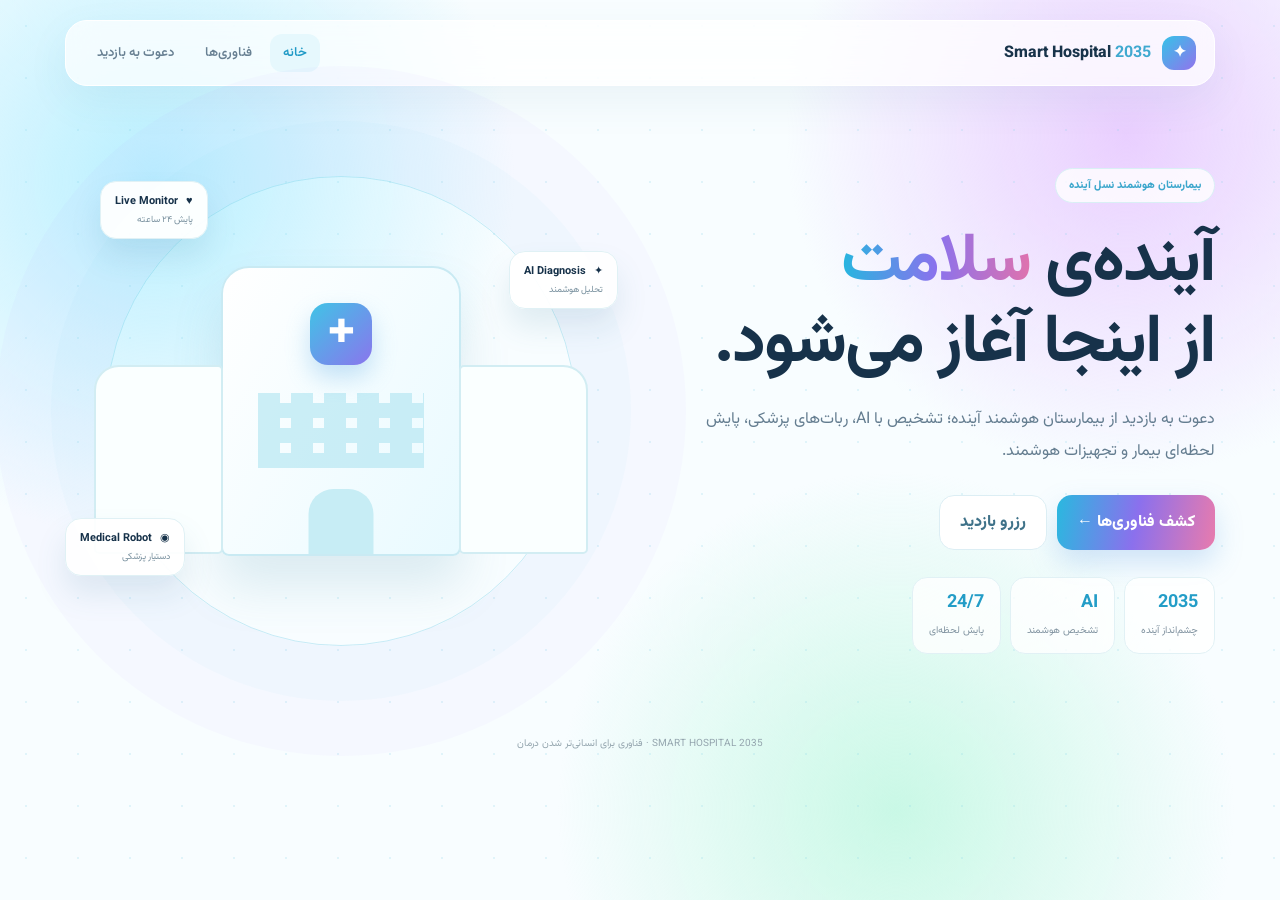
<file: index.html>
<!doctype html><html lang="fa" dir="rtl"><head><meta charset="utf-8"><meta name="viewport" content="width=device-width,initial-scale=1"><title>Smart Hospital 2035</title><link rel="preconnect" href="https://fonts.googleapis.com"><link rel="preconnect" href="https://fonts.gstatic.com" crossorigin><link href="https://fonts.googleapis.com/css2?family=Vazirmatn:wght@400;500;600;700;800&display=swap" rel="stylesheet"><link rel="stylesheet" href="style.css"></head><body><div class="bg"></div><header><a class="logo" href="index.html"><i>✦</i> Smart Hospital <b>2035</b></a><nav><a class="on" href="index.html">خانه</a><a href="future.html">فناوری‌ها</a><a href="visit.html">دعوت به بازدید</a></nav></header><main class="hero"><section class="copy reveal"><label>بیمارستان هوشمند نسل آینده</label><h1>آینده‌ی <span>سلامت</span><br>از اینجا آغاز می‌شود.</h1><p>دعوت به بازدید از بیمارستان هوشمند آینده؛ تشخیص با AI، ربات‌های پزشکی، پایش لحظه‌ای بیمار و تجهیزات هوشمند.</p><div class="buttons"><a class="btn" href="future.html">کشف فناوری‌ها ←</a><a class="btn light" href="visit.html">رزرو بازدید</a></div><div class="stats"><div><strong>2035</strong><small>چشم‌انداز آینده</small></div><div><strong>AI</strong><small>تشخیص هوشمند</small></div><div><strong>24/7</strong><small>پایش لحظه‌ای</small></div></div></section><section class="visual reveal"><div class="rings"></div><div class="hospital"><div class="cross">✚</div><div class="windows"></div><div class="door"></div></div><div class="float f1">✦ <b>AI Diagnosis</b><small>تحلیل هوشمند</small></div><div class="float f2">◉ <b>Medical Robot</b><small>دستیار پزشکی</small></div><div class="float f3">♥ <b>Live Monitor</b><small>پایش ۲۴ ساعته</small></div></section></main><footer>SMART HOSPITAL 2035 · فناوری برای انسانی‌تر شدن درمان</footer><script src="script.js"></script></body></html>
</file>
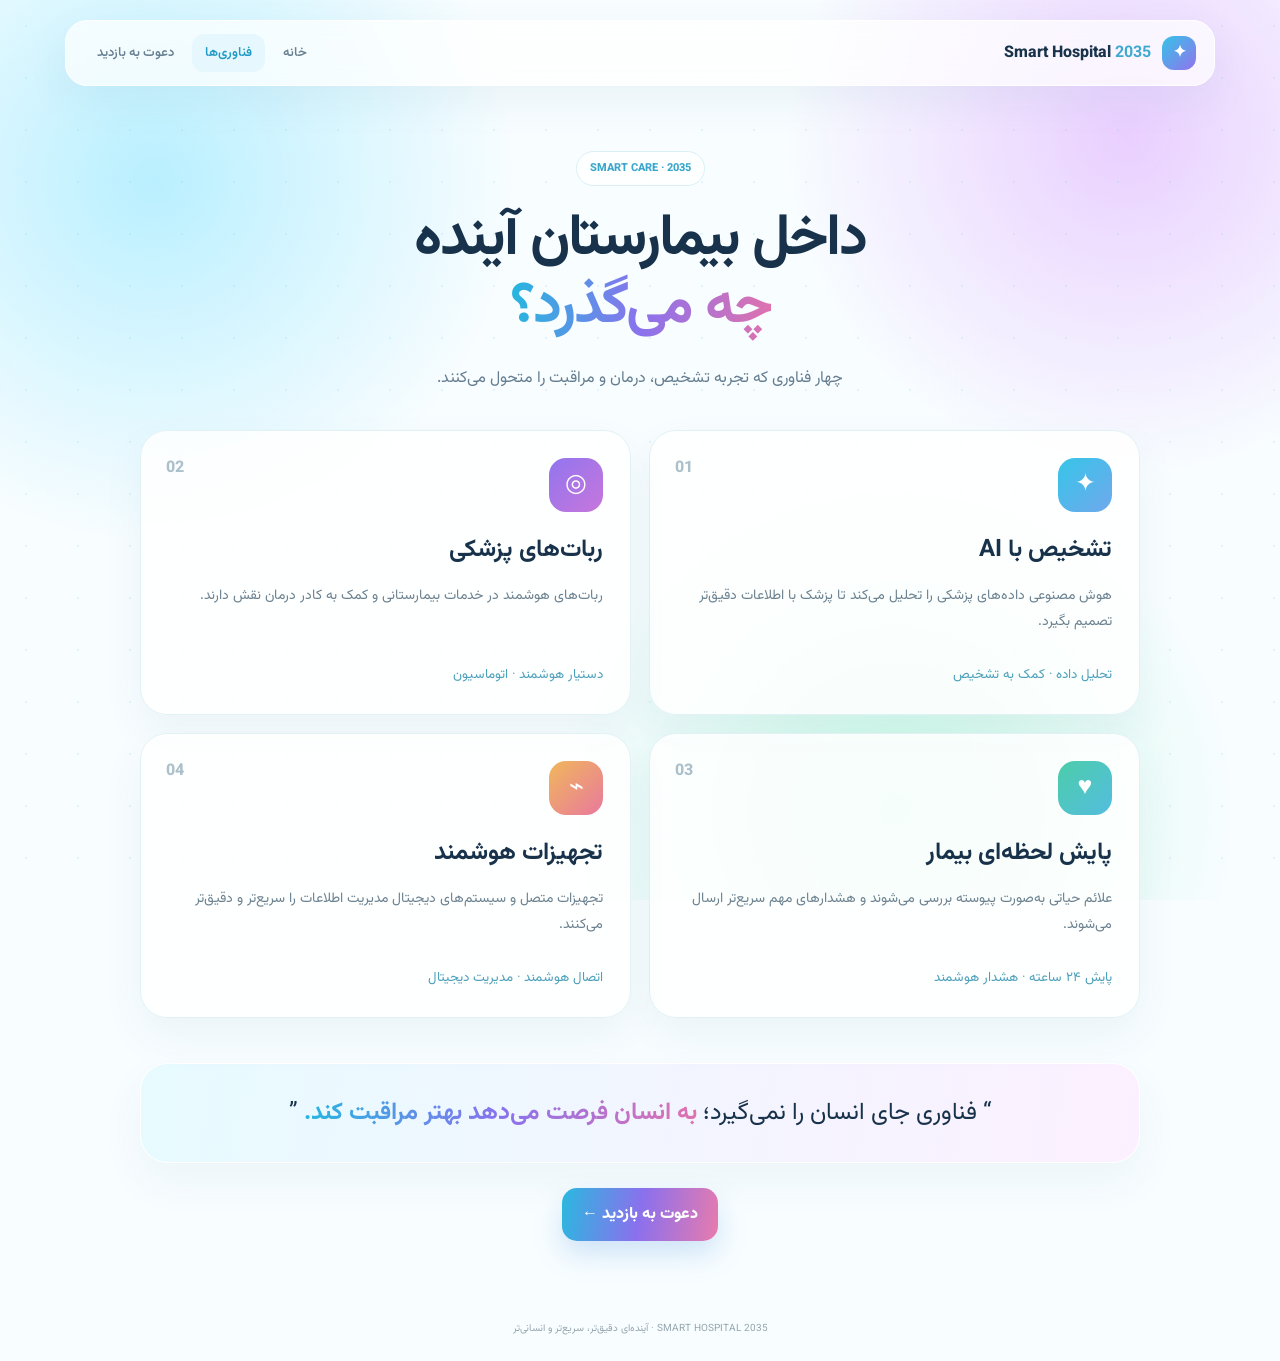
<file: future.html>
<!doctype html><html lang="fa" dir="rtl"><head><meta charset="utf-8"><meta name="viewport" content="width=device-width,initial-scale=1"><title>فناوری‌های Smart Hospital 2035</title><link rel="preconnect" href="https://fonts.googleapis.com"><link rel="preconnect" href="https://fonts.gstatic.com" crossorigin><link href="https://fonts.googleapis.com/css2?family=Vazirmatn:wght@400;500;600;700;800&display=swap" rel="stylesheet"><link rel="stylesheet" href="style.css"></head><body><div class="bg"></div><header><a class="logo" href="index.html"><i>✦</i> Smart Hospital <b>2035</b></a><nav><a href="index.html">خانه</a><a class="on" href="future.html">فناوری‌ها</a><a href="visit.html">دعوت به بازدید</a></nav></header><section class="heading reveal"><label>SMART CARE · 2035</label><h1>داخل بیمارستان آینده<br><span>چه می‌گذرد؟</span></h1><p>چهار فناوری که تجربه تشخیص، درمان و مراقبت را متحول می‌کنند.</p></section><section class="grid"><article class="card reveal"><em>01</em><div class="icon blue">✦</div><h2>تشخیص با AI</h2><p>هوش مصنوعی داده‌های پزشکی را تحلیل می‌کند تا پزشک با اطلاعات دقیق‌تر تصمیم بگیرد.</p><small>تحلیل داده · کمک به تشخیص</small></article><article class="card reveal"><em>02</em><div class="icon purple">◎</div><h2>ربات‌های پزشکی</h2><p>ربات‌های هوشمند در خدمات بیمارستانی و کمک به کادر درمان نقش دارند.</p><small>دستیار هوشمند · اتوماسیون</small></article><article class="card reveal"><em>03</em><div class="icon mint">♥</div><h2>پایش لحظه‌ای بیمار</h2><p>علائم حیاتی به‌صورت پیوسته بررسی می‌شوند و هشدارهای مهم سریع‌تر ارسال می‌شوند.</p><small>پایش ۲۴ ساعته · هشدار هوشمند</small></article><article class="card reveal"><em>04</em><div class="icon gold">⌁</div><h2>تجهیزات هوشمند</h2><p>تجهیزات متصل و سیستم‌های دیجیتال مدیریت اطلاعات را سریع‌تر و دقیق‌تر می‌کنند.</p><small>اتصال هوشمند · مدیریت دیجیتال</small></article></section><div class="quote reveal">“ فناوری جای انسان را نمی‌گیرد؛ <b>به انسان فرصت می‌دهد بهتر مراقبت کند.</b> ”</div><div class="center"><a class="btn" href="visit.html">دعوت به بازدید ←</a></div><footer>SMART HOSPITAL 2035 · آینده‌ای دقیق‌تر، سریع‌تر و انسانی‌تر</footer><script src="script.js"></script></body></html>
</file>
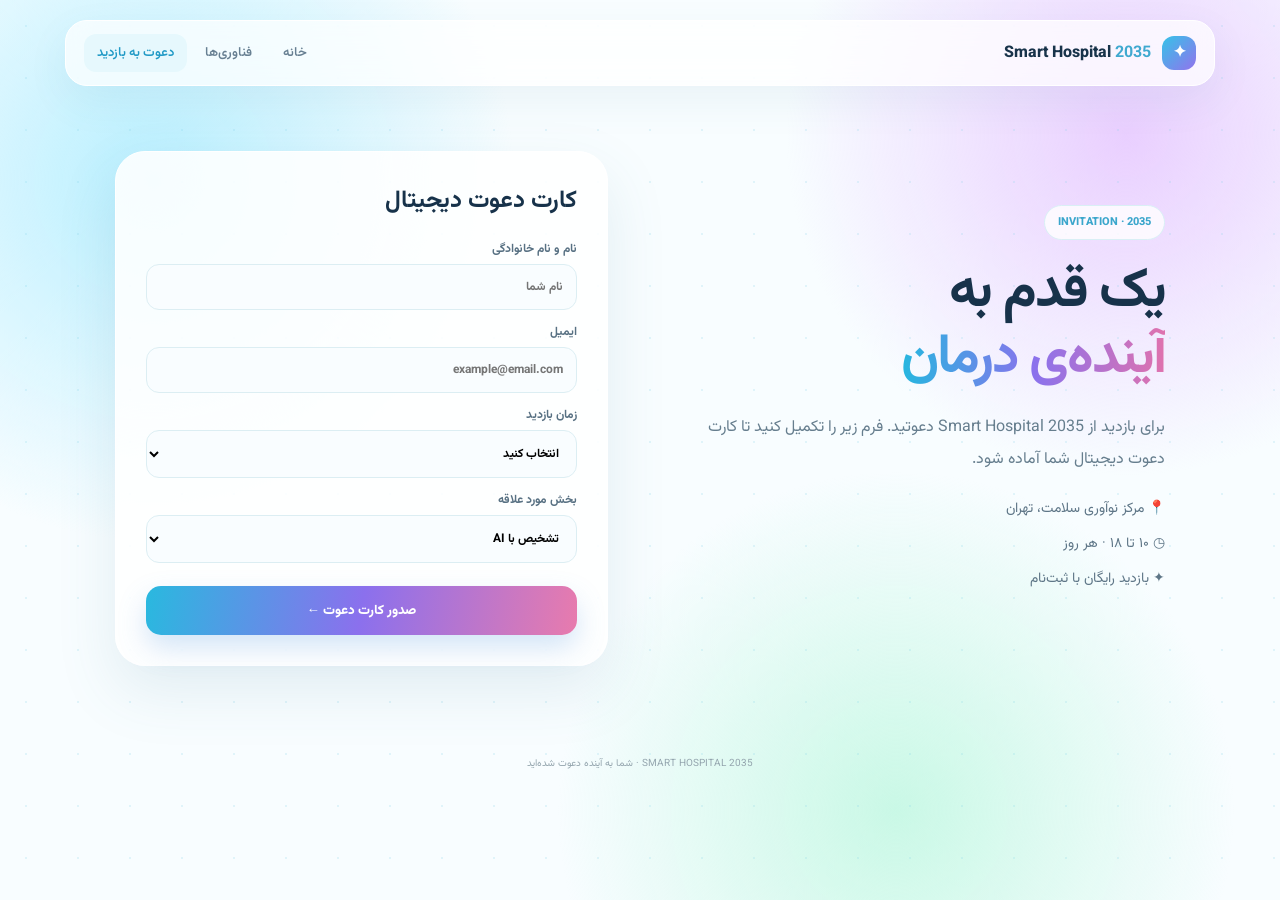
<file: visit.html>
<!doctype html><html lang="fa" dir="rtl"><head><meta charset="utf-8"><meta name="viewport" content="width=device-width,initial-scale=1"><title>دعوت به بازدید</title><link rel="preconnect" href="https://fonts.googleapis.com"><link rel="preconnect" href="https://fonts.gstatic.com" crossorigin><link href="https://fonts.googleapis.com/css2?family=Vazirmatn:wght@400;500;600;700;800&display=swap" rel="stylesheet"><link rel="stylesheet" href="style.css"></head><body><div class="bg"></div><header><a class="logo" href="index.html"><i>✦</i> Smart Hospital <b>2035</b></a><nav><a href="index.html">خانه</a><a href="future.html">فناوری‌ها</a><a class="on" href="visit.html">دعوت به بازدید</a></nav></header><main class="visit"><section class="copy reveal"><label>INVITATION · 2035</label><h1>یک قدم به<br><span>آینده‌ی درمان</span></h1><p>برای بازدید از Smart Hospital 2035 دعوتید. فرم زیر را تکمیل کنید تا کارت دعوت دیجیتال شما آماده شود.</p><ul><li>📍 مرکز نوآوری سلامت، تهران</li><li>◷ ۱۰ تا ۱۸ · هر روز</li><li>✦ بازدید رایگان با ثبت‌نام</li></ul></section><form class="form reveal" id="form"><h2>کارت دعوت دیجیتال</h2><label>نام و نام خانوادگی<input id="name" required placeholder="نام شما"></label><label>ایمیل<input id="email" type="email" required placeholder="example@email.com"></label><label>زمان بازدید<select id="time" required><option value="">انتخاب کنید</option><option>شنبه · ۱۰ تا ۱۲</option><option>شنبه · ۱۵ تا ۱۸</option><option>یکشنبه · ۱۰ تا ۱۲</option><option>دوشنبه · ۱۵ تا ۱۸</option></select></label><label>بخش مورد علاقه<select id="interest"><option>تشخیص با AI</option><option>ربات‌های پزشکی</option><option>پایش لحظه‌ای بیمار</option><option>تجهیزات هوشمند</option></select></label><button class="btn" type="submit">صدور کارت دعوت ←</button></form></main><footer>SMART HOSPITAL 2035 · شما به آینده دعوت شده‌اید</footer><script src="script.js"></script></body></html>
</file>
<file: style.css>
*{box-sizing:border-box}body{margin:0;font-family:Vazirmatn,sans-serif;color:#17324a;background:#f8fdff;overflow-x:hidden}.bg{position:fixed;inset:0;z-index:-2;background:radial-gradient(circle at 12% 20%,#b9efff 0,transparent 27%),radial-gradient(circle at 88% 15%,#e9cfff 0,transparent 25%),radial-gradient(circle at 70% 90%,#c9f8e6 0,transparent 28%)}.bg:after{content:"";position:absolute;inset:0;background-image:radial-gradient(#77cde5 1px,transparent 1px);background-size:52px 52px;opacity:.18;animation:move 15s linear infinite}header{width:92%;max-width:1150px;margin:20px auto;padding:13px 18px;border:1px solid #fff;border-radius:22px;background:#ffffffb8;backdrop-filter:blur(15px);box-shadow:0 15px 40px #467b9414;display:flex;justify-content:space-between;align-items:center;gap:15px}.logo{color:#18334a;text-decoration:none;font-weight:800}.logo i{display:inline-grid;place-items:center;width:34px;height:34px;border-radius:12px;color:#fff;background:linear-gradient(135deg,#35c3e8,#9273ed);font-style:normal;margin-left:7px}.logo b{color:#40a9d0}nav{display:flex;gap:5px}nav a{padding:9px 13px;text-decoration:none;color:#688093;border-radius:12px;font-size:13px;font-weight:600}nav a:hover,nav a.on{background:#e6f8fd;color:#219ac6}.hero{width:92%;max-width:1150px;margin:65px auto 40px;display:grid;grid-template-columns:1fr 1fr;align-items:center;gap:45px}.copy label,.heading label{display:inline-block;padding:8px 13px;border-radius:30px;background:#ffffffcc;color:#3ba6cc;border:1px solid #d9eff5;font-size:11px;font-weight:800}.copy h1,.heading h1{font-size:clamp(42px,5.3vw,70px);line-height:1.18;letter-spacing:-2px;margin:20px 0}.copy h1 span,.heading h1 span,.quote b{background:linear-gradient(90deg,#25b7df,#8a72ed,#df72ae);-webkit-background-clip:text;color:transparent}.copy p,.heading p{color:#647d90;line-height:2;font-size:16px}.buttons{display:flex;gap:10px;margin:27px 0}.btn{display:inline-flex;justify-content:center;align-items:center;gap:14px;border:0;text-decoration:none;cursor:pointer;font-family:inherit;font-weight:800;color:#fff;background:linear-gradient(100deg,#29b9df,#8b70ed,#e87bad);padding:14px 20px;border-radius:15px;box-shadow:0 13px 28px #5b9fe044;transition:.3s}.btn:hover{transform:translateY(-4px);box-shadow:0 20px 35px #5b9fe055}.btn.light{color:#3f7289;background:#fff;border:1px solid #dceef4;box-shadow:none}.stats{display:flex;gap:9px}.stats div{padding:11px 16px;background:#ffffffc9;border:1px solid #e1f1f5;border-radius:15px}.stats strong{display:block;color:#239dc7;font-size:18px}.stats small{color:#8093a0;font-size:10px}.visual{height:520px;position:relative;display:grid;place-items:center}.rings{position:absolute;width:470px;height:470px;border:1px solid #67c9e555;border-radius:50%;box-shadow:0 0 0 55px #72d4e90b,0 0 0 110px #a47bea09;animation:spin 18s linear infinite}.hospital{position:relative;width:240px;height:290px;border:2px solid #c9eaf3;border-radius:28px 28px 8px 8px;background:linear-gradient(120deg,#fff,#e9faff);box-shadow:0 30px 50px #458ca829}.hospital:before,.hospital:after{content:"";position:absolute;bottom:0;width:125px;height:185px;background:#faffff;border:2px solid #d2edf3}.hospital:before{right:100%;border-radius:25px 5px 5px 5px}.hospital:after{left:100%;border-radius:5px 25px 5px 5px}.cross{position:absolute;z-index:2;top:35px;left:50%;transform:translateX(-50%);width:62px;height:62px;display:grid;place-items:center;color:white;font-size:32px;border-radius:18px;background:linear-gradient(135deg,#40c4e6,#8a75ed);box-shadow:0 12px 25px #5aace455}.windows{position:absolute;top:125px;left:35px;right:35px;height:75px;background:repeating-linear-gradient(90deg,#b8e8f3 0 22px,transparent 22px 33px),repeating-linear-gradient(0deg,#b8e8f3 0 15px,transparent 15px 25px);opacity:.7}.door{position:absolute;bottom:0;left:50%;transform:translateX(-50%);height:65px;width:65px;border-radius:25px 25px 0 0;background:#c7edf5}.float{position:absolute;padding:11px 14px;border-radius:16px;background:#fffffff0;border:1px solid #e0f1f5;box-shadow:0 18px 30px #437f9d22;font-size:11px;animation:float 4s ease-in-out infinite}.float b{margin-right:5px}.float small{display:block;color:#78909e;margin-top:3px}.f1{top:100px;right:0}.f2{bottom:95px;left:0;animation-delay:1s}.f3{top:30px;left:35px;animation-delay:2s}.heading{width:90%;max-width:1000px;text-align:center;margin:65px auto 35px}.heading h1{font-size:58px}.heading p{max-width:600px;margin:auto}.grid{width:90%;max-width:1000px;margin:30px auto 45px;display:grid;grid-template-columns:1fr 1fr;gap:18px}.card{position:relative;padding:27px;border-radius:27px;background:#ffffffd4;border:1px solid #e1f1f5;box-shadow:0 18px 40px #467d9712;transition:.35s;overflow:hidden}.card:hover{transform:translateY(-8px)}.card em{position:absolute;left:25px;top:25px;color:#abc0ca;font-style:normal;font-weight:800}.icon{width:54px;height:54px;border-radius:17px;display:grid;place-items:center;color:#fff;font-size:25px}.blue{background:linear-gradient(135deg,#36c5e8,#70a8ed)}.purple{background:linear-gradient(135deg,#9275ee,#c776dc)}.mint{background:linear-gradient(135deg,#4ccda9,#54bddf)}.gold{background:linear-gradient(135deg,#f1b75b,#e8799d)}.card h2{margin:19px 0 8px}.card p{color:#6c8290;line-height:1.9;font-size:14px;min-height:65px}.card small{color:#4ca0ba}.quote{width:90%;max-width:1000px;margin:20px auto;padding:30px;border-radius:28px;text-align:center;background:linear-gradient(100deg,#e7fbff,#fcf0ff);border:1px solid #fff;font-size:24px;box-shadow:0 18px 40px #467d9710}.center{text-align:center;margin:25px 0 55px}.visit{width:90%;max-width:1050px;margin:65px auto;display:grid;grid-template-columns:1fr 1fr;gap:65px;align-items:center}.visit h1{font-size:55px;line-height:1.2}.visit p{color:#667e8e;line-height:2}.visit ul{list-style:none;padding:0;color:#5e7687;line-height:2.5;font-size:14px}.form{padding:30px;border-radius:30px;background:#ffffffdf;border:1px solid #fff;box-shadow:0 25px 60px #467d9720}.form h2{margin-top:0}.form label{display:block;color:#587183;font-size:12px;font-weight:700;margin:13px 0}.form input,.form select{width:100%;padding:13px;margin-top:6px;border:1px solid #dceef3;border-radius:13px;background:#f9fdff;font:inherit;outline:0}.form .btn{width:100%;margin-top:10px}footer{text-align:center;color:#94a5ae;font-size:10px;padding:25px}.reveal{opacity:0;transform:translateY(25px);transition:.8s}.reveal.show{opacity:1;transform:none}@keyframes float{50%{transform:translateY(-12px)}}@keyframes spin{to{transform:rotate(360deg)}}@keyframes move{to{background-position:90px 70px}}@media(max-width:800px){.hero,.visit{grid-template-columns:1fr}.grid{grid-template-columns:1fr}.visual{height:440px}.heading h1,.visit h1{font-size:43px}}@media(max-width:600px){header{flex-direction:column}.hero{margin-top:35px}.stats{gap:5px}.stats div{padding:9px}.visual{transform:scale(.88);margin:-20px 0}.float{font-size:9px}.rings{width:390px;height:390px}.copy h1{font-size:43px}}
</file>
